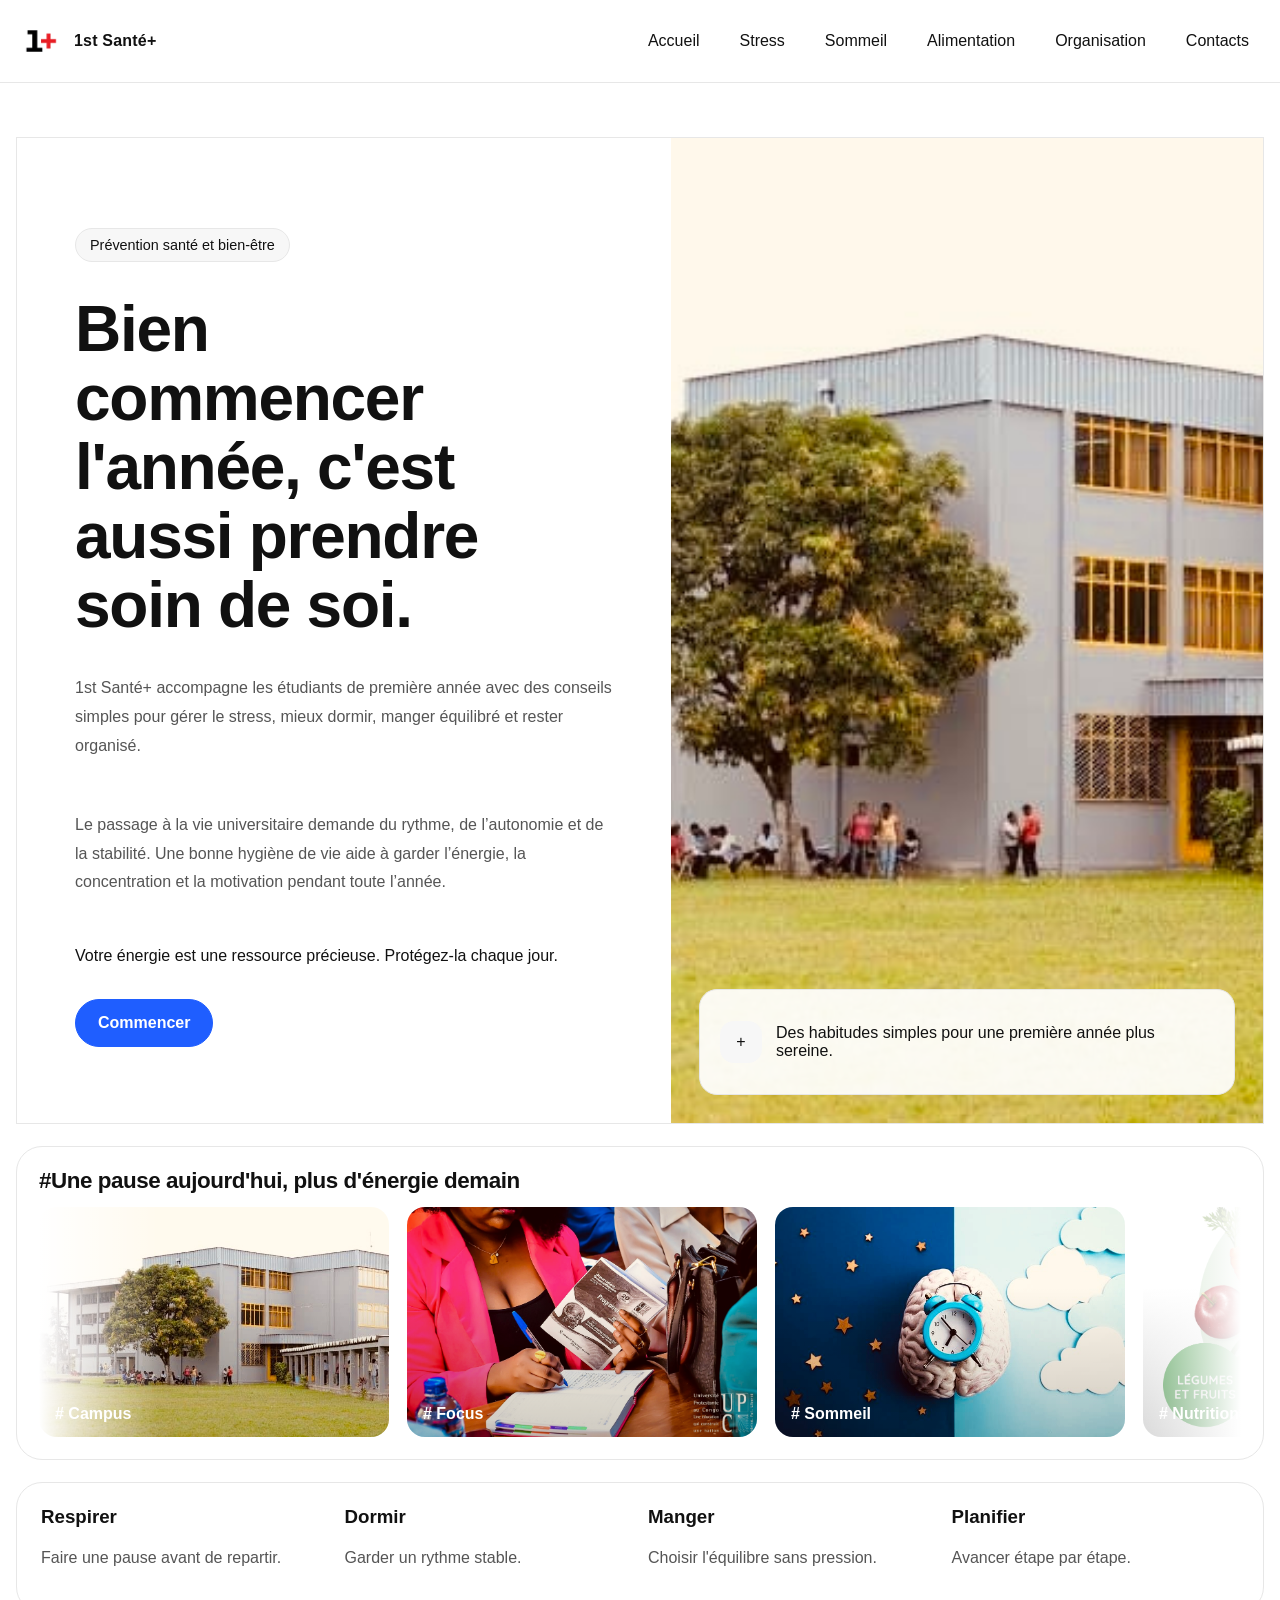
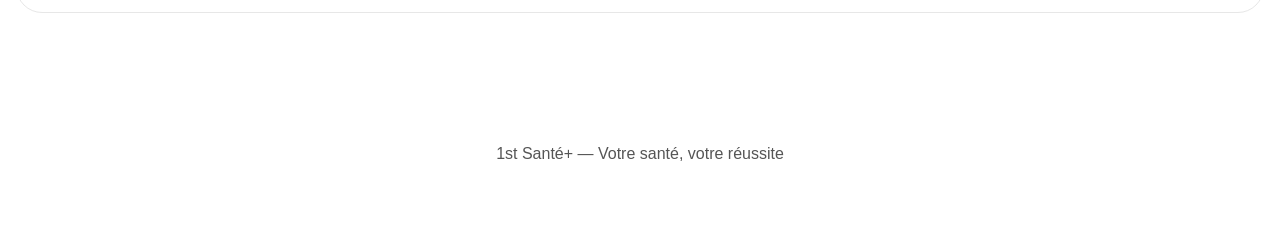
<file: index.html>
<!DOCTYPE html>
<html lang="fr">
<head>
  <meta charset="UTF-8">
  <meta name="viewport" content="width=device-width, initial-scale=1.0">
  <title>1st Santé+ | Prévention santé étudiante</title>
  <link rel="stylesheet" href="style.css">
</head>
<body>
  <div class="site">
    <header class="topbar">
      <nav class="navbar" aria-label="Navigation principale">
        <a class="logo" href="index.html">
          <img src="assets/logo.jpg" alt="Logo du site" class="site-logo">
          <span>1st Santé+</span>
        </a>
        <div class="menu">
          <a href="index.html">Accueil</a>
          <a href="stress.html">Stress</a>
          <a href="sommeil.html">Sommeil</a>
          <a href="alimentation.html">Alimentation</a>
          <a href="organisation.html">Organisation</a>
          <a href="contacts.html">Contacts</a>
        </div>
      </nav>
    </header>

    <main>
      <section class="hero" id="accueil">
        <div class="hero-content">
          <p class="tag">Prévention santé et bien-être</p>
          <h1 class="hero-title">Bien commencer l'année, c'est aussi prendre soin de soi.</h1>
          <p class="hero-text">
            1st Santé+ accompagne les étudiants de première année avec des conseils simples pour gérer le stress,
            mieux dormir, manger équilibré et rester organisé.
          </p>
          <p class="hero-text">
            Le passage à la vie universitaire demande du rythme, de l’autonomie et de la stabilité. Une bonne hygiène de vie aide à garder l’énergie, la concentration et la motivation pendant toute l’année.
          </p>
          <p class="motto">Votre énergie est une ressource précieuse. Protégez-la chaque jour.</p>
          <a class="btn" href="stress.html">Commencer</a>
        </div>

        <div class="hero-image">
          <img src="assets/hero-1.jpg" alt="Groupe d'étudiants souriants sur un campus">
          <div class="hero-card">
            <span class="icon">+</span>
            <p>Des habitudes simples pour une première année plus sereine.</p>
          </div>
        </div>
      </section>

      <section class="photo-strip" aria-label="Défilement de photos">
        <h2>#Une pause aujourd'hui, plus d'énergie demain</h2>
        <div class="gallery-viewport">
          <div class="gallery-track">
            <article class="photo-card"><img src="assets/hero-1.jpg" alt="Étudiants sur un campus"><span># Campus</span></article>
            <article class="photo-card"><img src="assets/stress-1.jpg" alt="Étudiant concentré"><span># Focus</span></article>
            <article class="photo-card"><img src="assets/sommeil-1.jpg" alt="Routine de sommeil"><span># Sommeil</span></article>
            <article class="photo-card"><img src="assets/food-1.jpg" alt="Repas équilibré"><span># Nutrition</span></article>
            <article class="photo-card"><img src="assets/planning-1.jpg" alt="Organisation des tâches"><span># Planning</span></article>
            <article class="photo-card"><img src="assets/contact-1.jpg" alt="Aide et contact"><span># Aide</span></article>
            <article class="photo-card"><img src="assets/hero-2.jpg" alt="Étudiants en discussion"><span># Vie</span></article>
            <article class="photo-card"><img src="assets/hero-3.jpg" alt="Études et concentration"><span># Study</span></article>
          </div>
        </div>
      </section>

      <section class="quick-panel">
        <article><h3>Respirer</h3><p>Faire une pause avant de repartir.</p></article>
        <article><h3>Dormir</h3><p>Garder un rythme stable.</p></article>
        <article><h3>Manger</h3><p>Choisir l'équilibre sans pression.</p></article>
        <article><h3>Planifier</h3><p>Avancer étape par étape.</p></article>
      </section>
 
    </main>

    <footer class="footer">
      <p>1st Santé+ — Votre santé, votre réussite</p>
    </footer>
  </div>
</body>
</html>
</file>
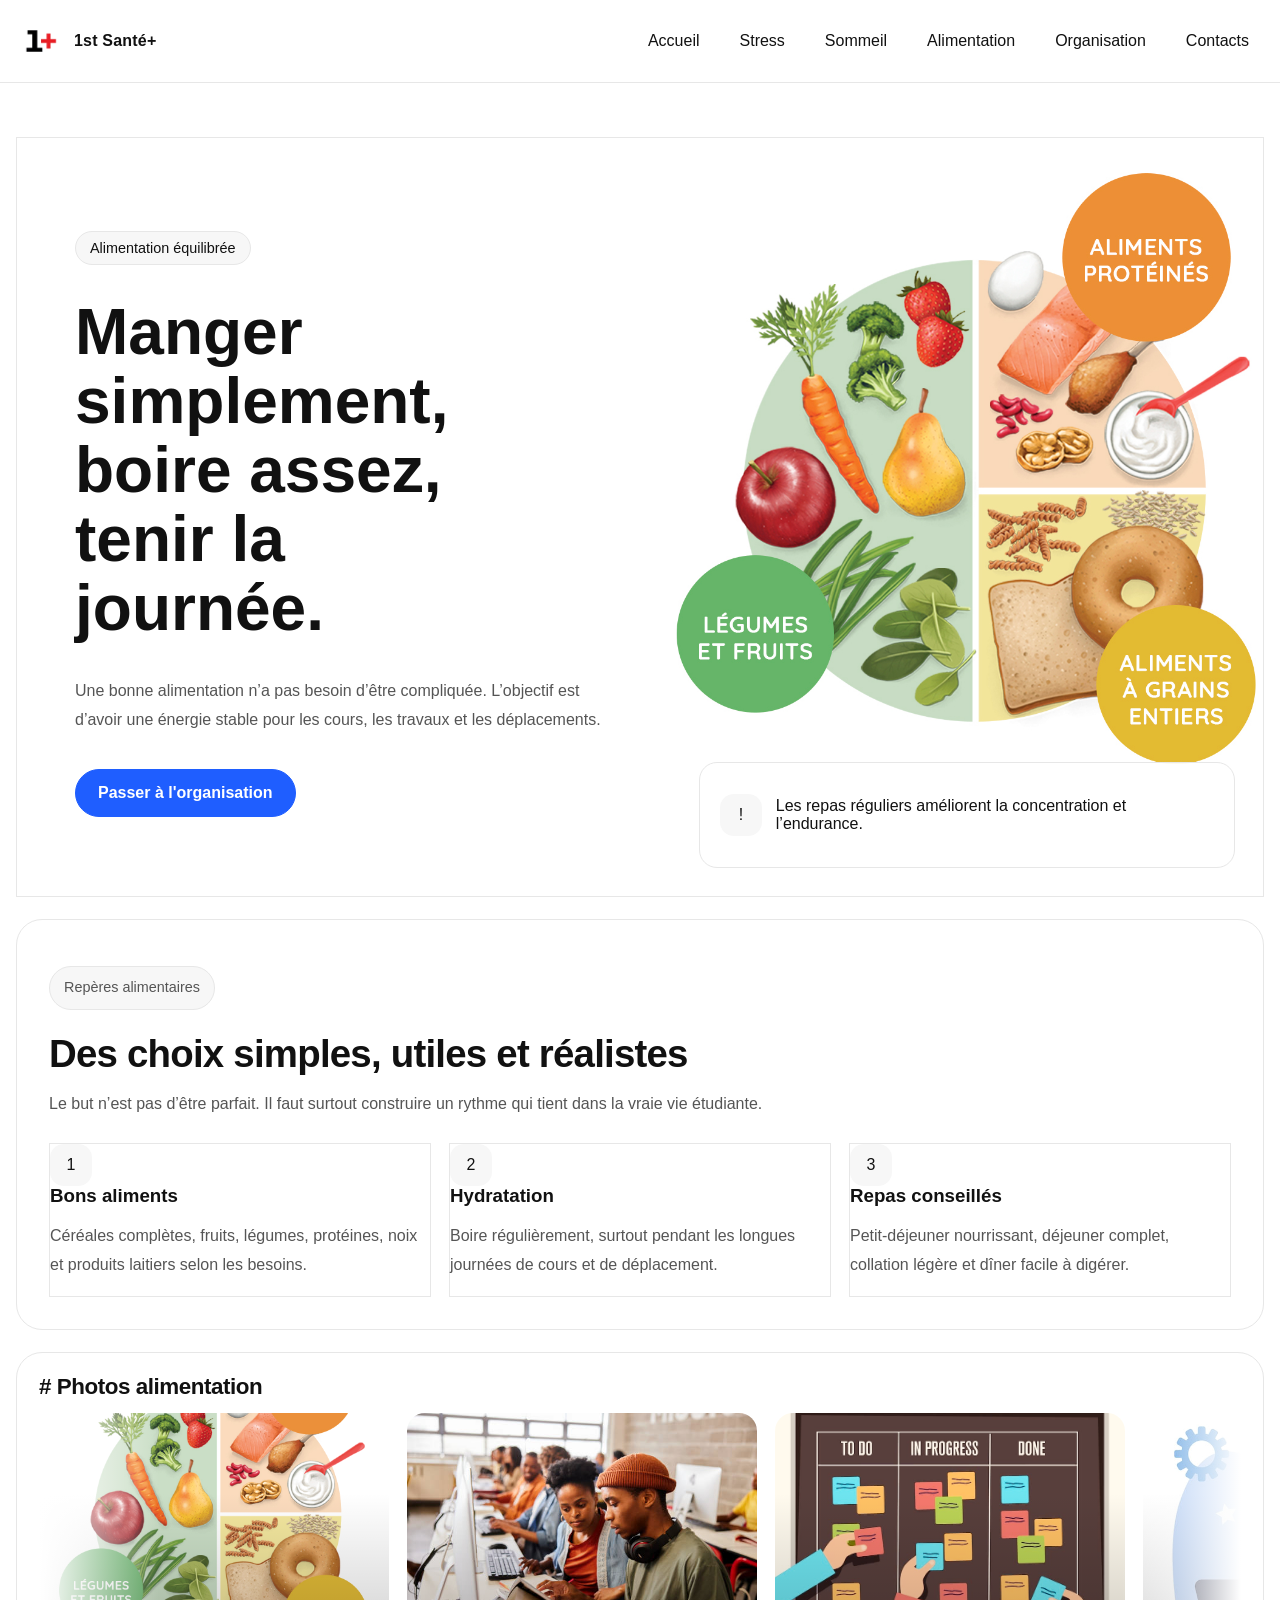
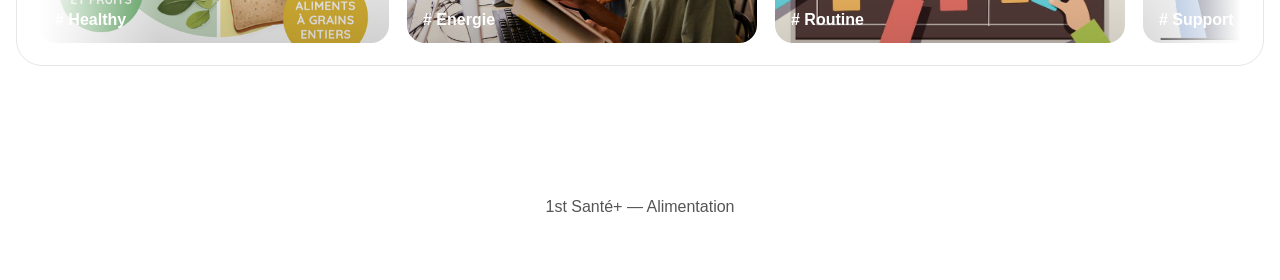
<file: alimentation.html>
<!DOCTYPE html>
<html lang="fr">
<head>
  <meta charset="UTF-8">
  <meta name="viewport" content="width=device-width, initial-scale=1.0">
  <title>Alimentation | 1st Santé+</title>
  <link rel="stylesheet" href="style.css">
</head>
<body>

  <div class="site">
    <header class="topbar">
      <nav class="navbar" aria-label="Navigation principale">
        <a class="logo" href="index.html">
  <img src="assets/logo.jpg" alt="Logo du site" class="site-logo">
  <span>1st Santé+</span>
</a>

        <div class="menu">
          <a href="index.html">Accueil</a>
          <a href="stress.html">Stress</a>
          <a href="sommeil.html">Sommeil</a>
          <a href="alimentation.html">Alimentation</a>
          <a href="organisation.html">Organisation</a>
          <a href="contacts.html">Contacts</a>
        </div>

      </nav>
    </header>

    <main>
      <section class="hero">
        <div class="hero-content">
          <p class="tag">Alimentation équilibrée</p>
          <h1>Manger simplement, boire assez, tenir la journée.</h1>
          <p class="hero-text">
            Une bonne alimentation n’a pas besoin d’être compliquée. L’objectif est d’avoir une énergie stable
            pour les cours, les travaux et les déplacements.
          </p>
          <a class="btn" href="organisation.html">Passer à l'organisation</a>
        </div>

        <div class="hero-image">
          <img src="assets/food-1.jpg" alt="Repas équilibré et sain">
          <div class="hero-card">
            <span class="icon">!</span>
            <p>Les repas réguliers améliorent la concentration et l’endurance.</p>
          </div>
        </div>
      </section>

      <section class="section">
        <div class="section-title">
          <p class="tag">Repères alimentaires</p>
          <h2>Des choix simples, utiles et réalistes</h2>
          <p>Le but n’est pas d’être parfait. Il faut surtout construire un rythme qui tient dans la vraie vie étudiante.</p>
        </div>

        <div class="cards three">
          <article class="card">
            <span class="icon">1</span>
            <h3>Bons aliments</h3>
            <p>Céréales complètes, fruits, légumes, protéines, noix et produits laitiers selon les besoins.</p>
          </article>

          <article class="card">
            <span class="icon">2</span>
            <h3>Hydratation</h3>
            <p>Boire régulièrement, surtout pendant les longues journées de cours et de déplacement.</p>
          </article>

          <article class="card">
            <span class="icon">3</span>
            <h3>Repas conseillés</h3>
            <p>Petit-déjeuner nourrissant, déjeuner complet, collation légère et dîner facile à digérer.</p>
          </article>
        </div>
      </section>

      <section class="photo-strip">
        <h2># Photos alimentation</h2>
        <div class="gallery-viewport">
          <div class="gallery-track">
            <article class="photo-card"><img src="assets/food-1.jpg" alt="Alimentation saine"><span># Healthy</span></article>
            <article class="photo-card"><img src="assets/hero-2.jpg" alt="Vie étudiante"><span># Energie</span></article>
            <article class="photo-card"><img src="assets/planning-1.jpg" alt="Organisation des repas"><span># Routine</span></article>
            <article class="photo-card"><img src="assets/contact-1.jpg" alt="Aide nutritionnelle"><span># Support</span></article>
          </div>
        </div>
      </section>
    </main>

    <footer class="footer">
      <p>1st Santé+ — Alimentation</p>
    </footer>
  </div>
</body>
</html>
</file>
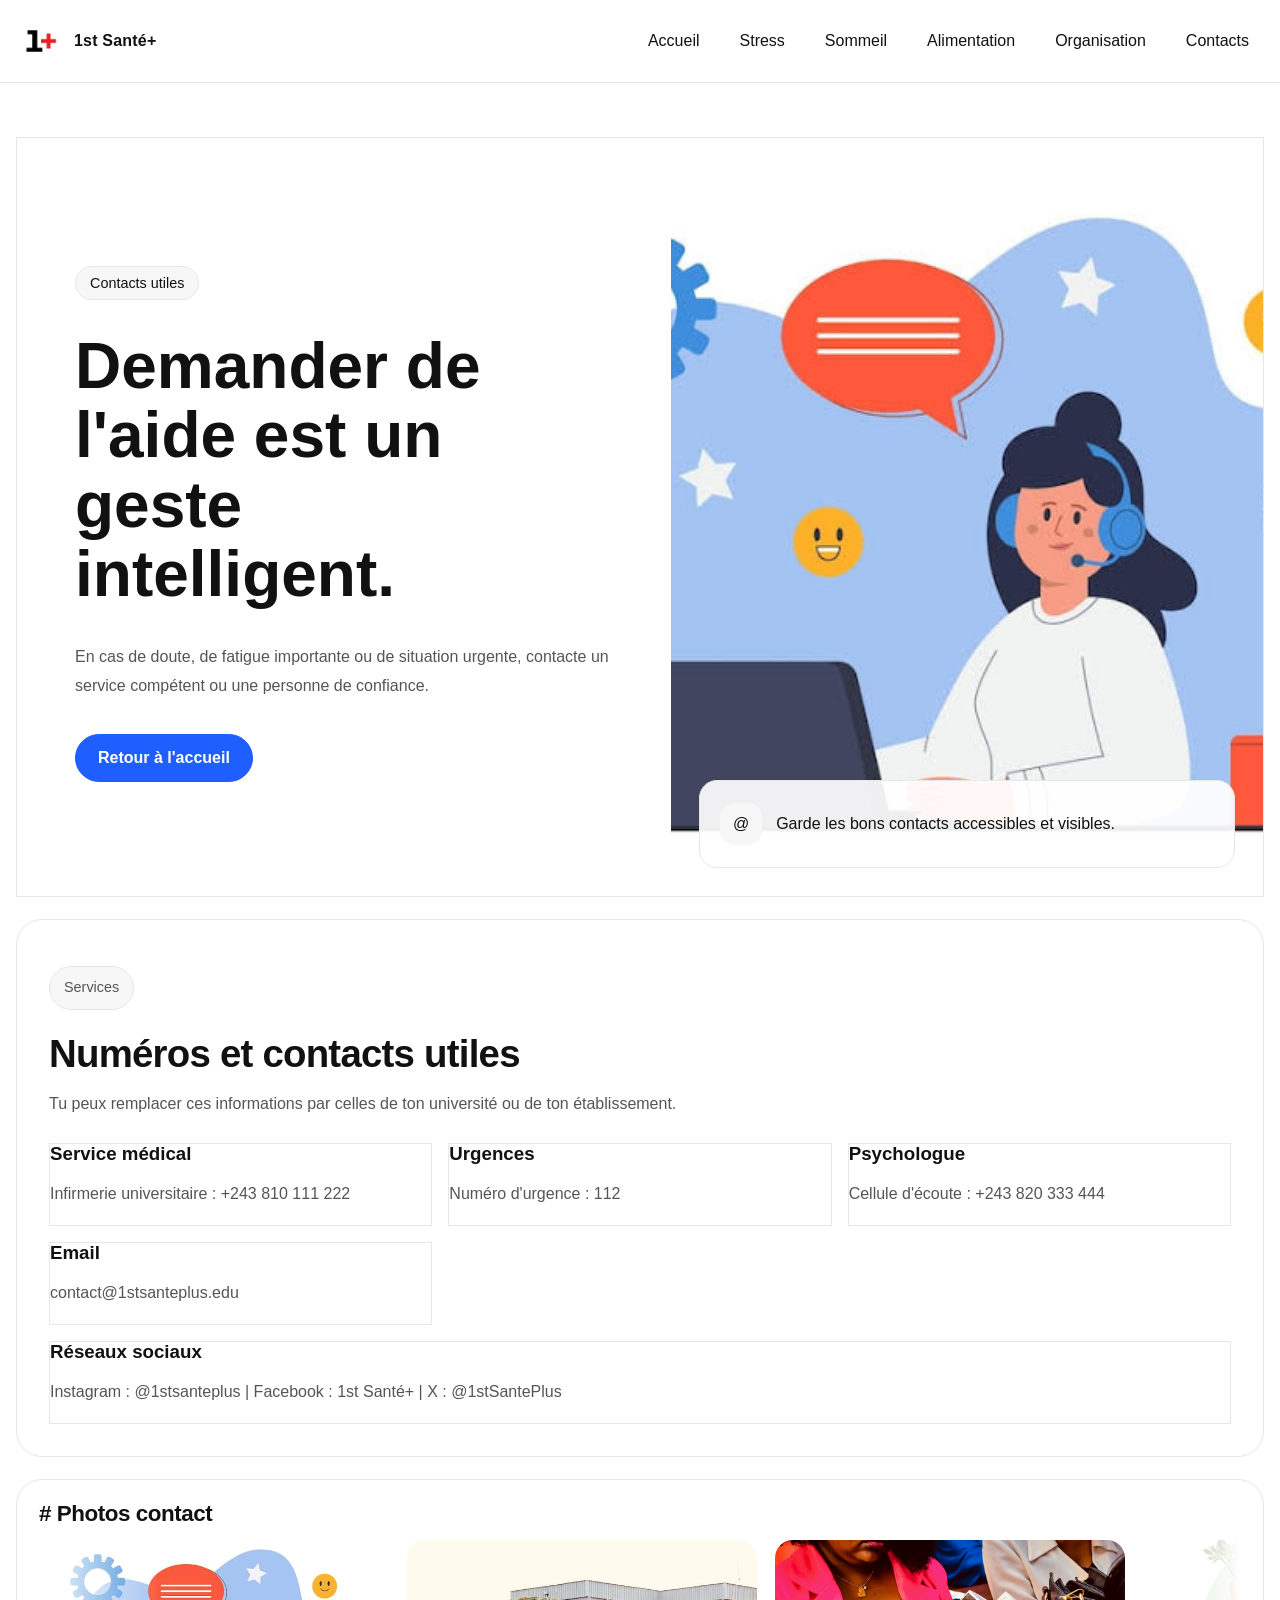
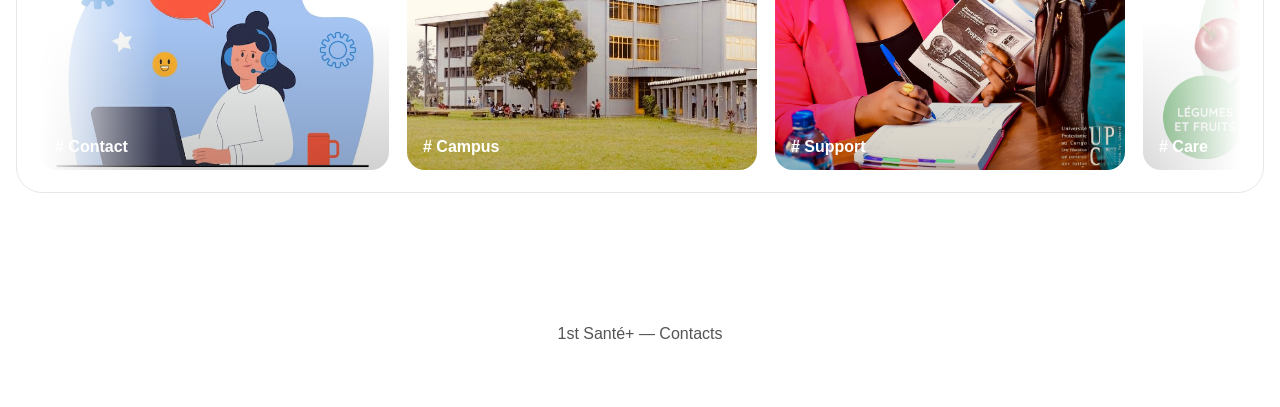
<file: contacts.html>
<!DOCTYPE html>
<html lang="fr">
<head>
  <meta charset="UTF-8">
  <meta name="viewport" content="width=device-width, initial-scale=1.0">
  <title>Contacts | 1st Santé+</title>
  <link rel="stylesheet" href="style.css">
</head>
<body>
 
  <div class="site">
    <header class="topbar">
      <nav class="navbar" aria-label="Navigation principale">
        <a class="logo" href="index.html">
  <img src="assets/logo.jpg" alt="Logo du site" class="site-logo">
  <span>1st Santé+</span>
</a>

        <div class="menu">
          <a href="index.html">Accueil</a>
          <a href="stress.html">Stress</a>
          <a href="sommeil.html">Sommeil</a>
          <a href="alimentation.html">Alimentation</a>
          <a href="organisation.html">Organisation</a>
          <a href="contacts.html">Contacts</a>
        </div>

      </nav>
    </header>

    <main>
      <section class="hero">
        <div class="hero-content">
          <p class="tag">Contacts utiles</p>
          <h1>Demander de l'aide est un geste intelligent.</h1>
          <p class="hero-text">
            En cas de doute, de fatigue importante ou de situation urgente, contacte un service compétent
            ou une personne de confiance.
          </p>
          <a class="btn" href="index.html">Retour à l'accueil</a>
        </div>

        <div class="hero-image">
          <img src="assets/contact-1.jpg" alt="Personne recevant du soutien">
          <div class="hero-card">
            <span class="icon">@</span>
            <p>Garde les bons contacts accessibles et visibles.</p>
          </div>
        </div>
      </section>

      <section class="section">
        <div class="section-title">
          <p class="tag">Services</p>
          <h2>Numéros et contacts utiles</h2>
          <p>Tu peux remplacer ces informations par celles de ton université ou de ton établissement.</p>
        </div>

        <div class="contact-grid">
          <article class="contact-card">
            <span></span>
            <h3>Service médical</h3>
            <p>Infirmerie universitaire : +243 810 111 222</p>
          </article>

          <article class="contact-card urgent">
            <span></span>
            <h3>Urgences</h3>
            <p>Numéro d'urgence : 112</p>
          </article>

          <article class="contact-card">
            <span></span>
            <h3>Psychologue</h3>
            <p>Cellule d'écoute : +243 820 333 444</p>
          </article>

          <article class="contact-card">
            <span></span>
            <h3>Email</h3>
            <p>contact@1stsanteplus.edu</p>
          </article>

          <article class="contact-card wide">
            <span></span>
            <h3>Réseaux sociaux</h3>
            <p>Instagram : @1stsanteplus | Facebook : 1st Santé+ | X : @1stSantePlus</p>
          </article>
        </div>
      </section>

      <section class="photo-strip">
        <h2># Photos contact</h2>
        <div class="gallery-viewport">
          <div class="gallery-track">
            <article class="photo-card"><img src="assets/contact-1.jpg" alt="Contact et assistance"><span># Contact</span></article>
            <article class="photo-card"><img src="assets/hero-1.jpg" alt="Vie universitaire"><span># Campus</span></article>
            <article class="photo-card"><img src="assets/stress-1.jpg" alt="Soutien calme"><span># Support</span></article>
            <article class="photo-card"><img src="assets/food-1.jpg" alt="Bien-être général"><span># Care</span></article>
          </div>
        </div>
      </section>
    </main>

    <footer class="footer">
      <p>1st Santé+ — Contacts</p>
    </footer>
  </div>
</body>
</html>
</file>
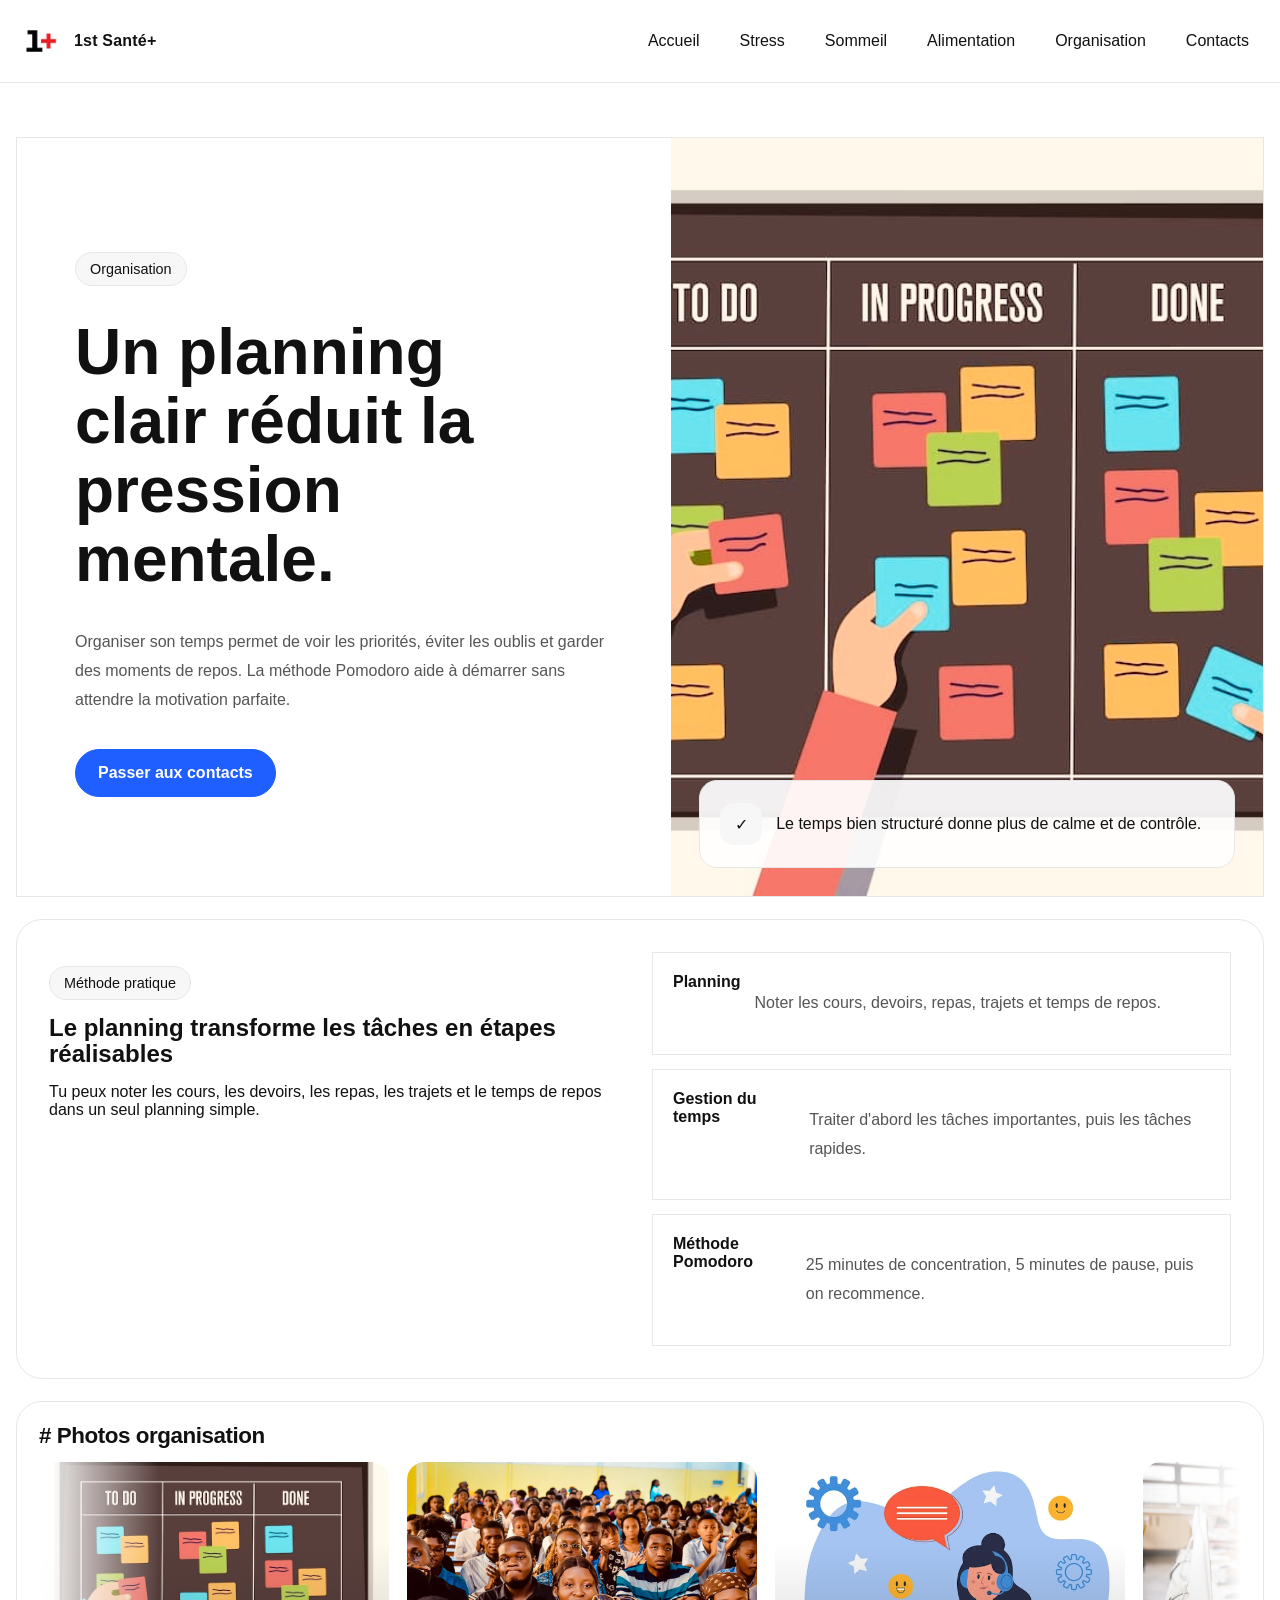
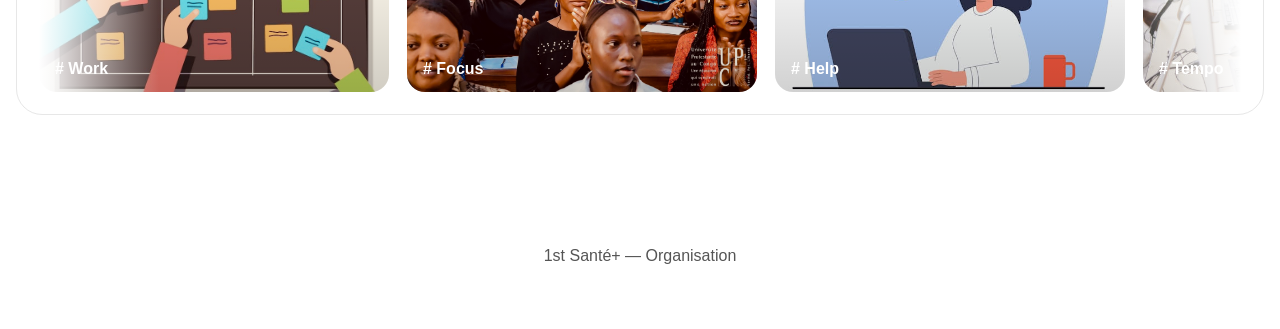
<file: organisation.html>
<!DOCTYPE html>
<html lang="fr">
<head>
  <meta charset="UTF-8">
  <meta name="viewport" content="width=device-width, initial-scale=1.0">
  <title>Organisation | 1st Santé+</title>
  <link rel="stylesheet" href="style.css">
</head>
<body>

  <div class="site">
    <header class="topbar">
      <nav class="navbar" aria-label="Navigation principale">
         <a class="logo" href="index.html">
  <img src="assets/logo.jpg" alt="Logo du site" class="site-logo">
  <span>1st Santé+</span>
</a>

        <div class="menu">
          <a href="index.html">Accueil</a>
          <a href="stress.html">Stress</a>
          <a href="sommeil.html">Sommeil</a>
          <a href="alimentation.html">Alimentation</a>
          <a href="organisation.html">Organisation</a>
          <a href="contacts.html">Contacts</a>
        </div>

      </nav>
    </header>

    <main>
      <section class="hero">
        <div class="hero-content">
          <p class="tag">Organisation</p>
          <h1>Un planning clair réduit la pression mentale.</h1>
          <p class="hero-text">
            Organiser son temps permet de voir les priorités, éviter les oublis et garder des moments de repos.
            La méthode Pomodoro aide à démarrer sans attendre la motivation parfaite.
          </p>
          <a class="btn" href="contacts.html">Passer aux contacts</a>
        </div>

        <div class="hero-image">
          <img src="assets/planning-1.jpg" alt="Bureau de travail organisé">
          <div class="hero-card">
            <span class="icon">✓</span>
            <p>Le temps bien structuré donne plus de calme et de contrôle.</p>
          </div>
        </div>
      </section>

      <section class="section split-section">
        <div>
          <p class="tag">Méthode pratique</p>
          <h2>Le planning transforme les tâches en étapes réalisables</h2>
          <p>Tu peux noter les cours, les devoirs, les repas, les trajets et le temps de repos dans un seul planning simple.</p>
        </div>

        <div class="timeline">
          <article><strong>Planning</strong><p>Noter les cours, devoirs, repas, trajets et temps de repos.</p></article>
          <article><strong>Gestion du temps</strong><p>Traiter d'abord les tâches importantes, puis les tâches rapides.</p></article>
          <article><strong>Méthode Pomodoro</strong><p>25 minutes de concentration, 5 minutes de pause, puis on recommence.</p></article>
        </div>
      </section>

      <section class="photo-strip">
        <h2># Photos organisation</h2>
        <div class="gallery-viewport">
          <div class="gallery-track">
            <article class="photo-card"><img src="assets/planning-1.jpg" alt="Organisation du travail"><span># Work</span></article>
            <article class="photo-card"><img src="assets/hero-3.jpg" alt="Étude au calme"><span># Focus</span></article>
            <article class="photo-card"><img src="assets/contact-1.jpg" alt="Aide et suivi"><span># Help</span></article>
            <article class="photo-card"><img src="assets/hero-2.jpg" alt="Concentration"><span># Tempo</span></article>
          </div>
        </div>
      </section>
    </main>

    <footer class="footer">
      <p>1st Santé+ — Organisation</p>
    </footer>
  </div>
</body>
</html>
</file>
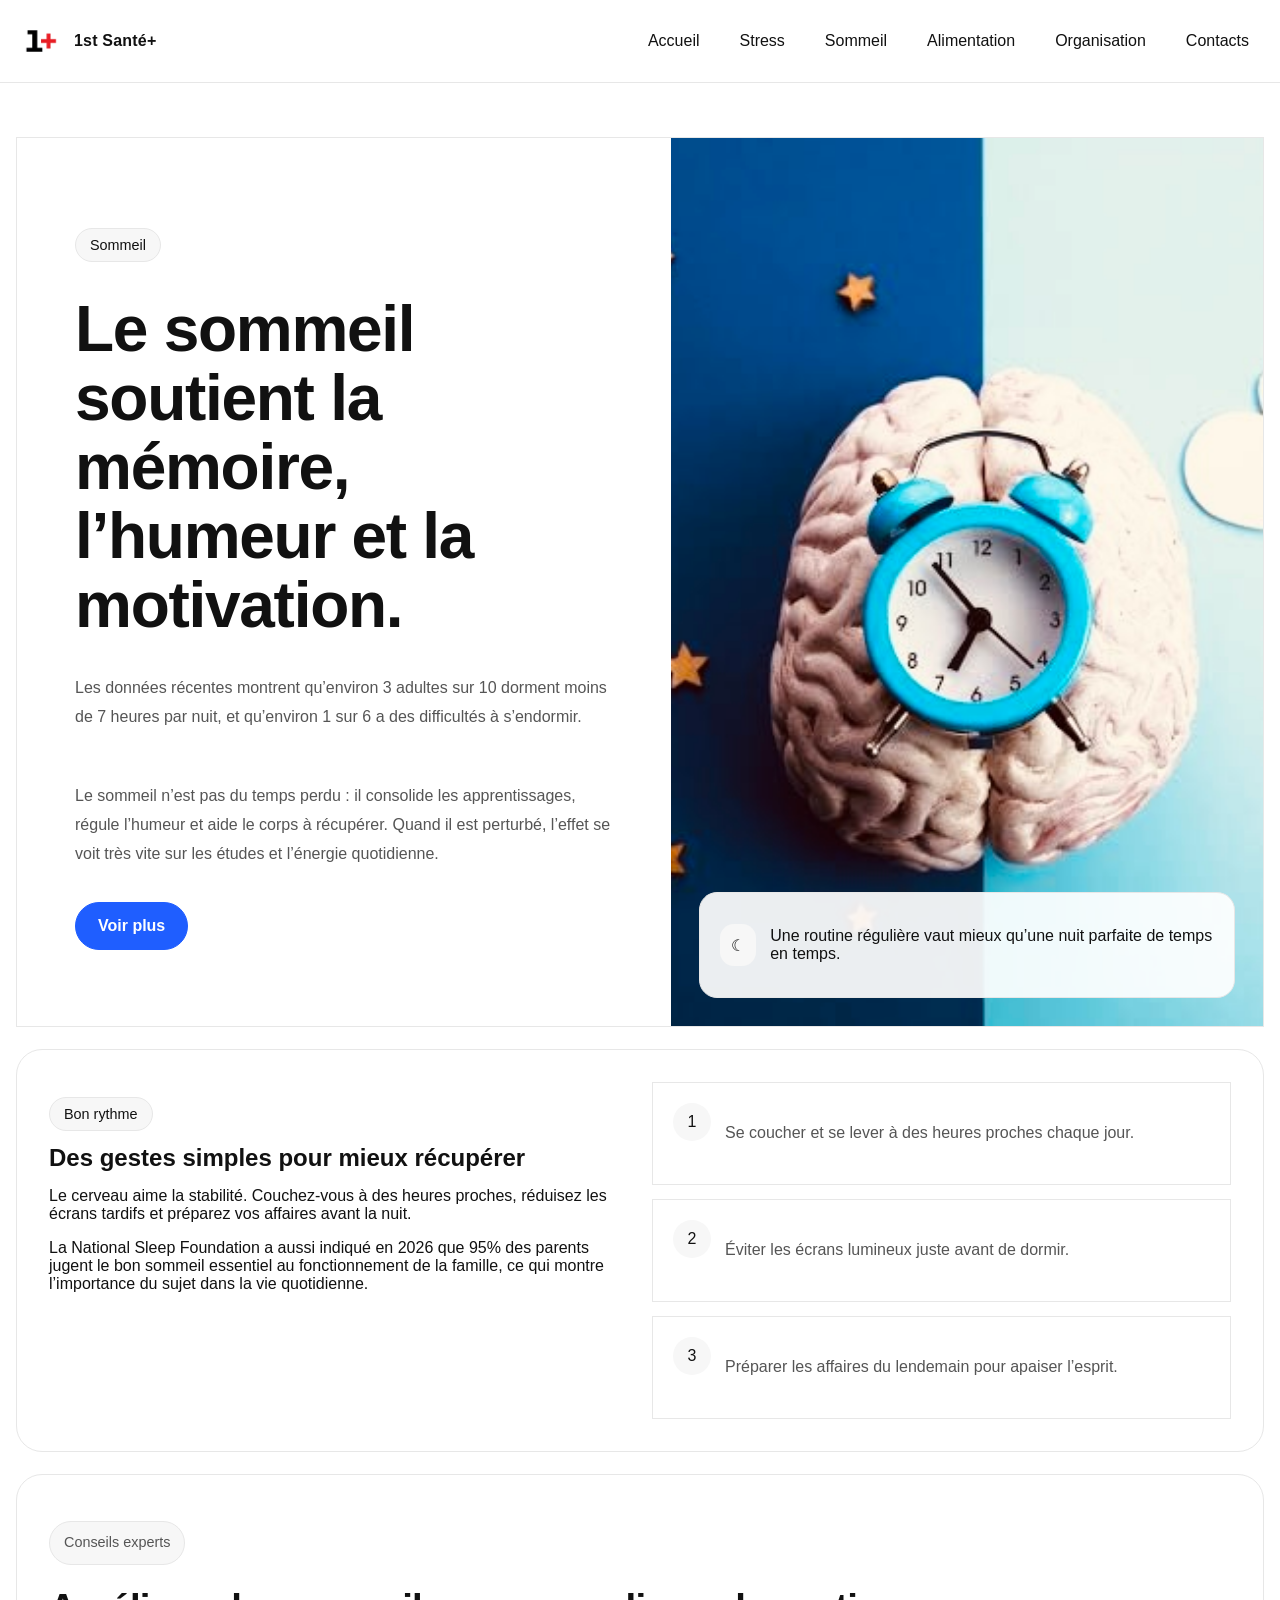
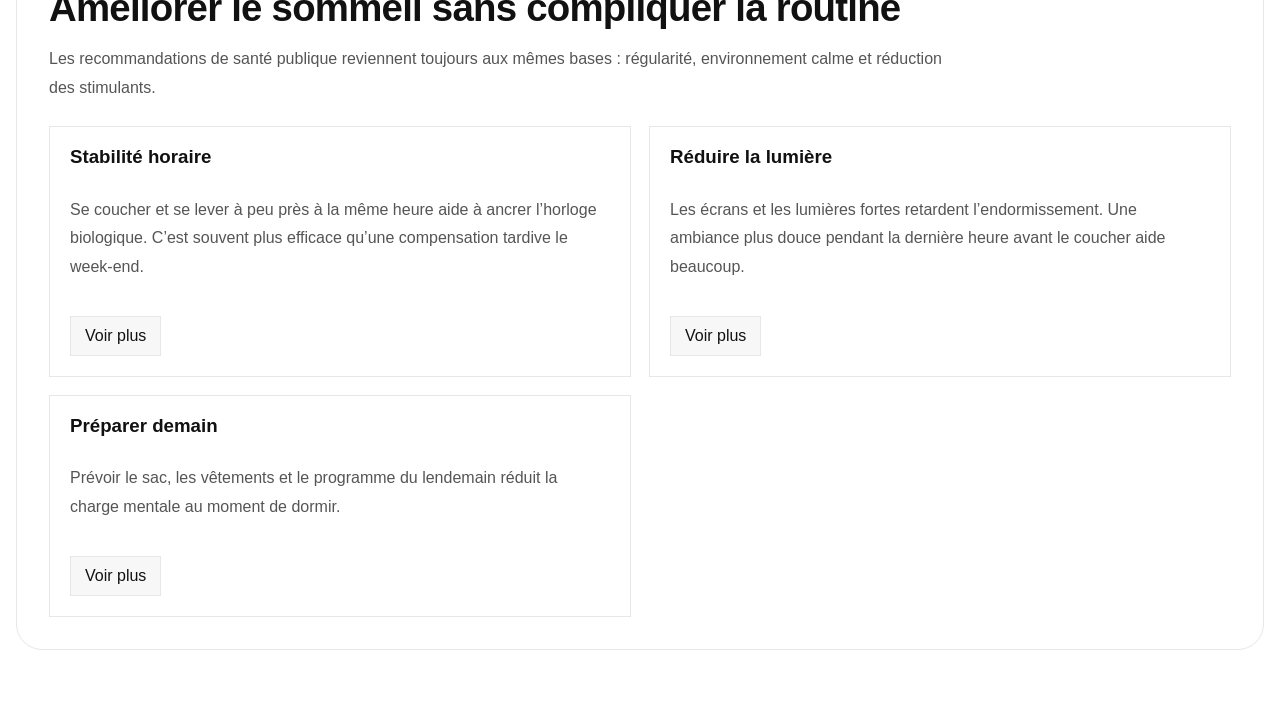
<file: sommeil.html>
<!DOCTYPE html>
<html lang="fr">
<head>
  <meta charset="UTF-8">
  <meta name="viewport" content="width=device-width, initial-scale=1.0">
  <title>Sommeil | 1st Santé+</title>
  <link rel="stylesheet" href="style.css">
</head>
<body>
  <div class="site">
    <header class="topbar">
      <nav class="navbar" aria-label="Navigation principale">
        <a class="logo" href="index.html">
          <img src="assets/logo.jpg" alt="Logo du site" class="site-logo">
          <span>1st Santé+</span>
        </a>
        <div class="menu">
          <a href="index.html">Accueil</a>
          <a href="stress.html">Stress</a>
          <a href="sommeil.html">Sommeil</a>
          <a href="alimentation.html">Alimentation</a>
          <a href="organisation.html">Organisation</a>
          <a href="contacts.html">Contacts</a>
        </div>
      </nav>
    </header>

    <main>
      <section class="hero">
        <div class="hero-content">
          <p class="tag">Sommeil</p>
          <h1 class="hero-title">Le sommeil soutient la mémoire, l’humeur et la motivation.</h1>
          <p class="hero-text">
            Les données récentes montrent qu’environ 3 adultes sur 10 dorment moins de 7 heures par nuit, et qu’environ 1 sur 6 a des difficultés à s’endormir.
          </p>
          <p class="hero-text">
            Le sommeil n’est pas du temps perdu : il consolide les apprentissages, régule l’humeur et aide le corps à récupérer. Quand il est perturbé, l’effet se voit très vite sur les études et l’énergie quotidienne.
          </p>
          <a class="btn" href="https://www.cdc.gov/sleep/about_sleep/sleep_hygiene.html" target="_blank" rel="noopener">Voir plus</a>
        </div>
        <div class="hero-image">
          <img src="assets/sommeil-1.jpg" alt="Routine de sommeil et repos">
          <div class="hero-card">
            <span class="icon">☾</span>
            <p>Une routine régulière vaut mieux qu’une nuit parfaite de temps en temps.</p>
          </div>
        </div>
      </section>

      <section class="section split-section">
        <div>
          <p class="tag">Bon rythme</p>
          <h2>Des gestes simples pour mieux récupérer</h2>
          <p>Le cerveau aime la stabilité. Couchez-vous à des heures proches, réduisez les écrans tardifs et préparez vos affaires avant la nuit.</p>
          <p>La National Sleep Foundation a aussi indiqué en 2026 que 95% des parents jugent le bon sommeil essentiel au fonctionnement de la famille, ce qui montre l’importance du sujet dans la vie quotidienne.</p>
        </div>
        <div class="habit-list">
          <article><span>1</span><p>Se coucher et se lever à des heures proches chaque jour.</p></article>
          <article><span>2</span><p>Éviter les écrans lumineux juste avant de dormir.</p></article>
          <article><span>3</span><p>Préparer les affaires du lendemain pour apaiser l’esprit.</p></article>
        </div>
      </section>

      <section class="section">
        <div class="section-title">
          <p class="tag">Conseils experts</p>
          <h2>Améliorer le sommeil sans compliquer la routine</h2>
          <p>Les recommandations de santé publique reviennent toujours aux mêmes bases : régularité, environnement calme et réduction des stimulants.</p>
        </div>

        <div class="article-list">
          <article class="article-card">
            <h3>Stabilité horaire</h3>
            <p>Se coucher et se lever à peu près à la même heure aide à ancrer l’horloge biologique. C’est souvent plus efficace qu’une compensation tardive le week-end.</p>
            <a class="read-more" href="https://www.cdc.gov/sleep/about_sleep/sleep_hygiene.html" target="_blank" rel="noopener">Voir plus</a>
          </article>
          <article class="article-card">
            <h3>Réduire la lumière</h3>
            <p>Les écrans et les lumières fortes retardent l’endormissement. Une ambiance plus douce pendant la dernière heure avant le coucher aide beaucoup.</p>
            <a class="read-more" href="https://www.nhlbi.nih.gov/health/sleep-deprivation" target="_blank" rel="noopener">Voir plus</a>
          </article>
          <article class="article-card">
            <h3>Préparer demain</h3>
            <p>Prévoir le sac, les vêtements et le programme du lendemain réduit la charge mentale au moment de dormir.</p>
            <a class="read-more" href="https://www.sleepfoundation.org/sleep-hygiene" target="_blank" rel="noopener">Voir plus</a>
          </article>
          <article c
</file>
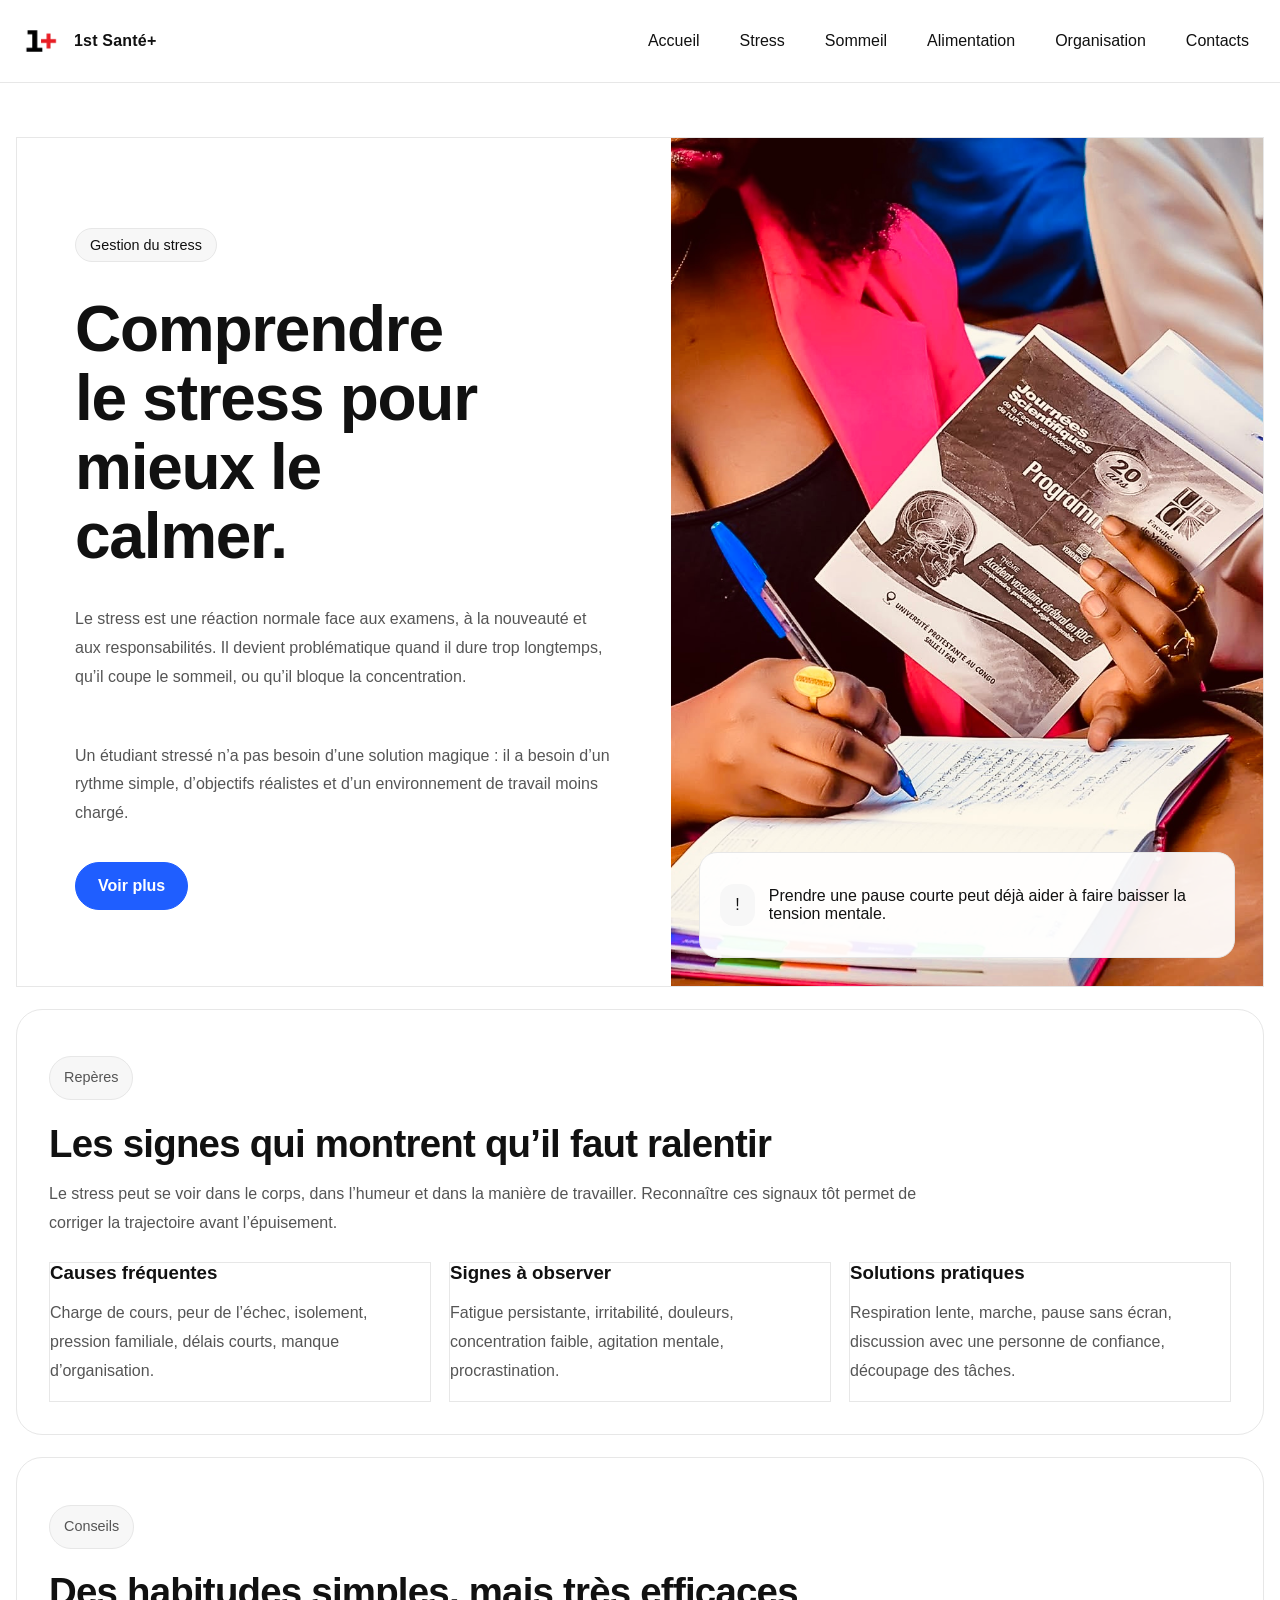
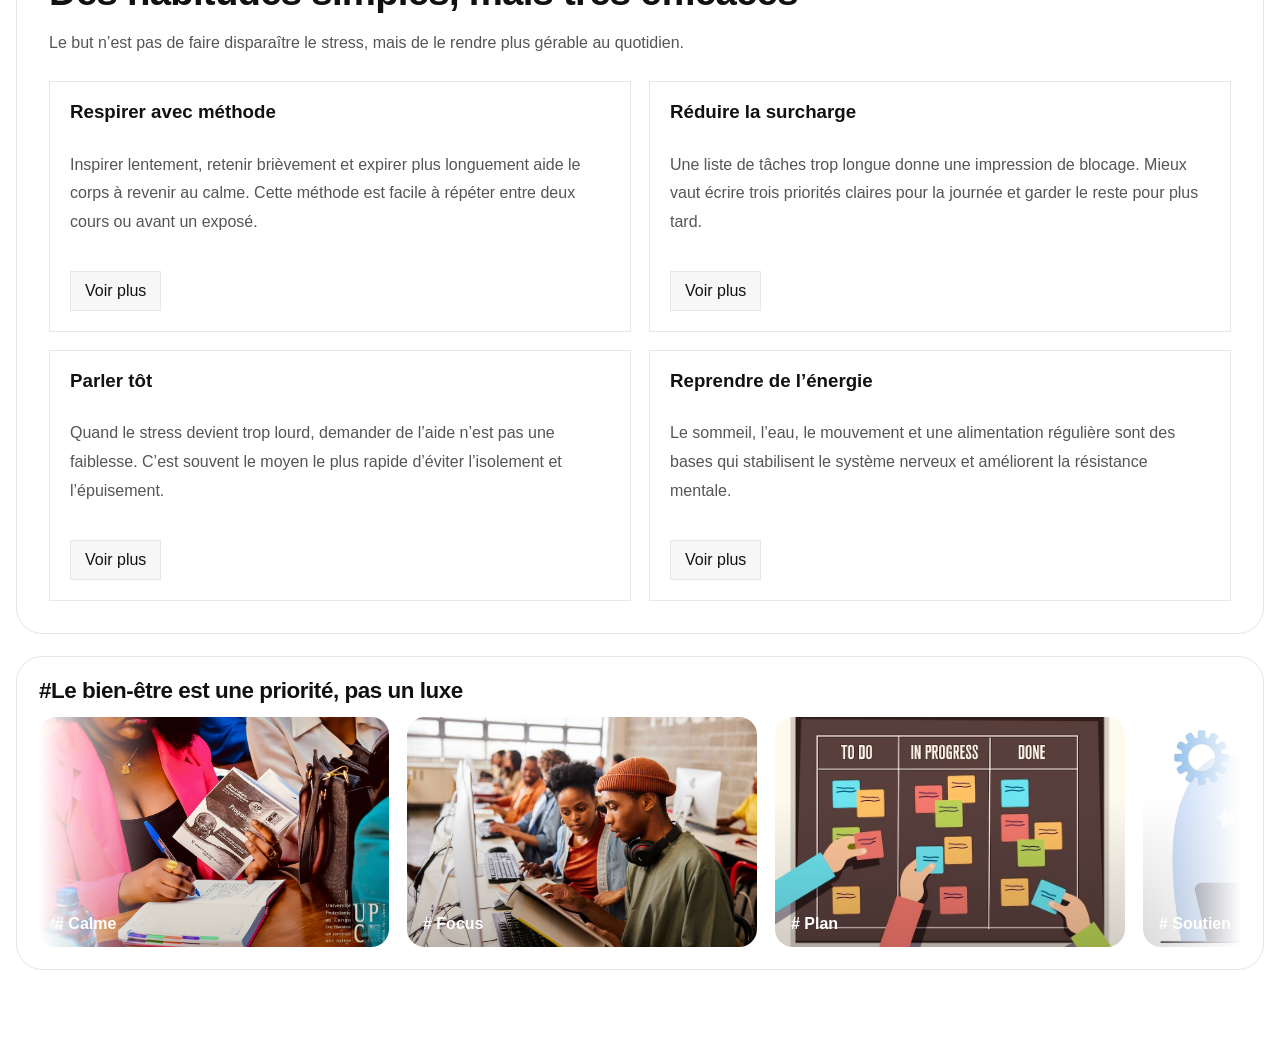
<file: stress.html>
<!DOCTYPE html>
<html lang="fr">
<head>
  <meta charset="UTF-8">
  <meta name="viewport" content="width=device-width, initial-scale=1.0">
  <title>Stress | 1st Santé+</title>
  <link rel="stylesheet" href="style.css">
</head>
<body>
  <div class="site">
    <header class="topbar">
      <nav class="navbar" aria-label="Navigation principale">
        <a class="logo" href="index.html">
          <img src="assets/logo.jpg" alt="Logo du site" class="site-logo">
          <span>1st Santé+</span>
        </a>
        <div class="menu">
          <a href="index.html">Accueil</a>
          <a href="stress.html">Stress</a>
          <a href="sommeil.html">Sommeil</a>
          <a href="alimentation.html">Alimentation</a>
          <a href="organisation.html">Organisation</a>
          <a href="contacts.html">Contacts</a>
        </div>
      </nav>
    </header>

    <main>
      <section class="hero">
        <div class="hero-content">
          <p class="tag">Gestion du stress</p>
          <h1 class="hero-title">Comprendre le stress pour mieux le calmer.</h1>
          <p class="hero-text">
            Le stress est une réaction normale face aux examens, à la nouveauté et aux responsabilités.
            Il devient problématique quand il dure trop longtemps, qu’il coupe le sommeil, ou qu’il bloque la concentration.
          </p>
          <p class="hero-text">
            Un étudiant stressé n’a pas besoin d’une solution magique : il a besoin d’un rythme simple, d’objectifs réalistes et d’un environnement de travail moins chargé.
          </p>
          <a class="btn" href="https://www.who.int/health-topics/mental-health" target="_blank" rel="noopener">Voir plus</a>
        </div>
        <div class="hero-image">
          <img src="assets/stress-1.jpg" alt="Étudiant en réflexion et concentration">
          <div class="hero-card">
            <span class="icon">!</span>
            <p>Prendre une pause courte peut déjà aider à faire baisser la tension mentale.</p>
          </div>
        </div>
      </section>

      <section class="section">
        <div class="section-title">
          <p class="tag">Repères</p>
          <h2>Les signes qui montrent qu’il faut ralentir</h2>
          <p>Le stress peut se voir dans le corps, dans l’humeur et dans la manière de travailler. Reconnaître ces signaux tôt permet de corriger la trajectoire avant l’épuisement.</p>
        </div>

        <div class="cards three">
          <article class="card">
            <h3>Causes fréquentes</h3>
            <p>Charge de cours, peur de l’échec, isolement, pression familiale, délais courts, manque d’organisation.</p>
          </article>
          <article class="card">
            <h3>Signes à observer</h3>
            <p>Fatigue persistante, irritabilité, douleurs, concentration faible, agitation mentale, procrastination.</p>
          </article>
          <article class="card">
            <h3>Solutions pratiques</h3>
            <p>Respiration lente, marche, pause sans écran, discussion avec une personne de confiance, découpage des tâches.</p>
          </article>
        </div>
      </section>

      <section class="section">
        <div class="section-title">
          <p class="tag">Conseils</p>
          <h2>Des habitudes simples, mais très efficaces</h2>
          <p>Le but n’est pas de faire disparaître le stress, mais de le rendre plus gérable au quotidien.</p>
        </div>

        <div class="article-list">
          <article class="article-card">
            <h3>Respirer avec méthode</h3>
            <p>Inspirer lentement, retenir brièvement et expirer plus longuement aide le corps à revenir au calme. Cette méthode est facile à répéter entre deux cours ou avant un exposé.</p>
            <a class="read-more" href="https://www.who.int/news-room/questions-and-answers/item/stress" target="_blank" rel="noopener">Voir plus</a>
          </article>
          <article class="article-card">
            <h3>Réduire la surcharge</h3>
            <p>Une liste de tâches trop longue donne une impression de blocage. Mieux vaut écrire trois priorités claires pour la journée et garder le reste pour plus tard.</p>
            <a class="read-more" href="https://www.nimh.nih.gov/health/topics/caring-for-your-mental-health" target="_blank" rel="noopener">Voir plus</a>
          </article>
          <article class="article-card">
            <h3>Parler tôt</h3>
            <p>Quand le stress devient trop lourd, demander de l’aide n’est pas une faiblesse. C’est souvent le moyen le plus rapide d’éviter l’isolement et l’épuisement.</p>
            <a class="read-more" href="https://www.cdc.gov/mental-health/learn/index.html" target="_blank" rel="noopener">Voir plus</a>
          </article>
          <article class="article-card">
            <h3>Reprendre de l’énergie</h3>
            <p>Le sommeil, l’eau, le mouvement et une alimentation régulière sont des bases qui stabilisent le système nerveux et améliorent la résistance mentale.</p>
            <a class="read-more" href="https://www.who.int/news-room/fact-sheets/detail/mental-health-strengthening-our-response" target="_blank" rel="noopener">Voir plus</a>
          </article>
        </div>
      </section>

      <section class="photo-strip">
        <h2>#Le bien-être est une priorité, pas un luxe</h2>
        <div class="gallery-viewport">
          <div class="gallery-track">
            <article class="photo-card"><img src="assets/stress-1.jpg" alt="Étudiant calme"><span># Calme</span></article>
            <article class="photo-card"><img src="assets/hero-2.jpg" alt="Travail sur ordinateur"><span># Focus</span></article>
            <article class="photo-card"><img src="assets/planning-1.jpg" alt="Organisation du temps"><span># Plan</span></article>
            <article class="photo-card"><img src="assets/contact-1.jpg" alt="Soutien et contact"><span># Soutien</span></article>
          </div>
        </div>
      </section>
    </main>
  </div>
</body>
</html>
</file>
<file: style.css>
:root{
  --bg:#ffffff;
  --surface:#ffffff;
  --surface-2:#f7f7f7;
  --text:#111111;
  --muted:#555555;
  --line:#e7e7e7;
  --brand:#1f5eff;
  --brand-2:#083ef1;
  --accent:#f4f4f4;
  --shadow:none;
  --container:min(1380px, calc(100vw - 32px));
}
 
 *{box-sizing:border-box}
html{scroll-behavior:smooth}
body{
  margin:0;
  font-family:-apple-system,BlinkMacSystemFont,"Segoe UI",Roboto,Helvetica,Arial,sans-serif;
  background:var(--bg);
  color:var(--text);
  overflow-x:hidden;
}

a{color:inherit;text-decoration:none}
img{max-width:100%;display:block}

.site{width:100%}

 
.topbar{
  position:sticky;
  top:0;
  z-index:1000;
  background:rgba(255,255,255,.92);
  backdrop-filter:blur(10px);
  border-bottom:1px solid var(--line);
}

.navbar{
  width:var(--container);
  margin:0 auto;
  min-height:82px;
  display:flex;
  align-items:center;
  justify-content:space-between;
  gap:18px;
}
.site-logo{
  width:50px;
  height:50px;
  object-fit:cover;
  display:block;
}

.logo{
  display:flex;
  align-items:center;
  gap:8px;
  font-weight:800;
  letter-spacing:.2px;
}

.logo span{
  color:var(--text);
  font-size:1rem;
}

.logo-mark{
  width:46px;
  height:46px;
  display:grid;
  place-items:center;
  border-radius:14px;
  background:linear-gradient(135deg,var(--brand),var(--brand-2));
  color:#fff;
}

.menu{
  display:flex;
  flex-wrap:wrap;
  justify-content:center;
  gap:10px;
}

.menu a{
  padding:10px 14px;
  border:1px solid transparent;
  color:var(--text);
  transition:.25s ease;
}

.menu a:hover{
  border-color:var(--line);
  background:var(--surface-2);
}

main{
  width:var(--container);
  margin:0 auto;
  padding:26px 0 72px;
}

.hero,
.section,
.quick-panel,
.photo-strip,
.card,
.contact-card,
.habit-list article,
.timeline article,
.article-card{
  border:1px solid var(--line);
  background:var(--surface);
  box-shadow:none;
}

.hero{
  margin-top:28px;
  overflow:hidden;
  display:grid;
  grid-template-columns:1.05fr .95fr;
  min-height:760px;
}

.hero-content{
  padding:76px 58px;
  display:flex;
  flex-direction:column;
  justify-content:center;
  gap:18px;
}

.tag{
  display:inline-flex;
  width:max-content;
  padding:8px 14px;
  border-radius:999px;
  background:var(--surface-2);
  border:1px solid var(--line);
  color:var(--text);
  font-size:.9rem;
}

h1,h2,h3{margin:0;line-height:1.08}

.hero-title,
.section-title h2,
.page-title,
.photo-strip h2{
  font-family:"Aptos Display","Segoe UI Semibold","Helvetica Neue",Arial,sans-serif;
  letter-spacing:-.02em;
}

h1{
  font-size:clamp(2.8rem,5vw,5.7rem);
  max-width:12ch;
}

.hero-text,
.section-title p,
.card p,
.contact-card p,
.quick-panel p,
.habit-list p,
.timeline p,
.article-card p{
  color:var(--muted);
  line-height:1.8;
}

.btn{
  display:inline-flex;
  align-items:center;
  justify-content:center;
  width:max-content;
  padding:14px 22px;
  border-radius:999px;
  background:var(--brand);
  color:#fff;
  font-weight:700;
  border:1px solid var(--brand);
  transition:.25s ease;
}

.btn:hover{
  opacity:.92;
}

.secondary-btn{
  background:transparent;
  border:1px solid var(--line);
  color:var(--text);
  box-shadow:none;
}

.hero-image{
  position:relative;
  overflow:hidden;
}

.hero-image img{
  width:100%;
  height:100%;
  object-fit:cover;
}

.hero-card{
  position:absolute;
  left:28px;
  right:28px;
  bottom:28px;
  padding:18px 20px;
  border-radius:18px;
  background:rgba(255,255,255,.92);
  border:1px solid var(--line);
  display:flex;
  gap:14px;
  align-items:center;
}

.icon{
  width:42px;
  height:42px;
  border-radius:14px;
  display:grid;
  place-items:center;
  background:var(--surface-2);
}

.quick-panel{
  margin-top:22px;
  border-radius:26px;
  padding:24px;
  display:grid;
  grid-template-columns:repeat(4,1fr);
  gap:16px;
}

.section{
  margin-top:22px;
  border-radius:26px;
  padding:32px;
}

.section-title{
  max-width:920px;
  margin-bottom:24px;
}

.section-title h2{
  font-size:clamp(1.9rem, 3vw, 3.1rem);
  margin:8px 0 10px;
}

.cards{
  display:grid;
  gap:18px;
}

.cards.three{grid-template-columns:repeat(3,1fr)}

.split-section{
  display:grid;
  grid-template-columns:1fr 1fr;
  gap:24px;
  align-items:start;
}

.habit-list,.timeline{
  display:grid;
  gap:14px;
}

.habit-list article,.timeline article{
  display:flex;
  gap:14px;
  align-items:flex-start;
  padding:20px;
}

.habit-list span{
  width:38px;
  height:38px;
  border-radius:50%;
  display:grid;
  place-items:center;
  background:var(--surface-2);
  flex:none;
}

.contact-grid{
  display:grid;
  grid-template-columns:repeat(3,1fr);
  gap:16px;
}

.contact-card.wide{grid-column:1/-1}

.photo-strip{
  margin-top:22px;
  padding:22px;
  border-radius:26px;
  overflow:hidden;
}

.photo-strip h2{
  margin-bottom:14px;
  font-size:1.4rem;
}

.gallery-viewport{
  overflow:hidden;
  position:relative;
}

.gallery-viewport::before,
.gallery-viewport::after{
  content:"";
  position:absolute;
  top:0;
  bottom:0;
  width:120px;
  z-index:2;
  pointer-events:none;
}

.gallery-viewport::before{
  left:0;
  background:linear-gradient(90deg, rgba(255,255,255,1), rgba(255,255,255,0));
}

.gallery-viewport::after{
  right:0;
  background:linear-gradient(270deg, rgba(255,255,255,1), rgba(255,255,255,0));
}

.gallery-track{
  display:flex;
  gap:18px;
  width:max-content;
  animation:marquee 30s linear infinite;
}

.gallery-track:hover{
  animation-play-state:paused;
}

.photo-card{
  width:min(350px, 74vw);
  height:230px;
  border-radius:18px;
  overflow:hidden;
  position:relative;
  flex:0 0 auto;
  box-shadow:none;
}

.photo-card img{
  width:100%;
  height:100%;
  object-fit:cover;
  filter:saturate(.95) contrast(1.02);
}

.photo-card::after{
  content:"";
  position:absolute;
  inset:0;
  background:linear-gradient(180deg, rgba(0,0,0,0) 35%, rgba(0,0,0,.18) 100%);
}

.photo-card span{
  position:absolute;
  left:16px;
  bottom:14px;
  z-index:1;
  font-weight:700;
  color:#fff;
}

@keyframes marquee{
  from{transform:translateX(0)}
  to{transform:translateX(calc(-50% - 9px))}
}

.article-list{
  display:grid;
  grid-template-columns:repeat(2,1fr);
  gap:18px;
}

.article-card{
  display:flex;
  flex-direction:column;
  gap:12px;
  padding:20px;
}

.read-more{
  display:inline-flex;
  width:max-content;
  margin-top:6px;
  padding:10px 14px;
  background:var(--surface-2);
  border:1px solid var(--line);
}

.footer{
  width:var(--container);
  margin:26px auto 30px;
  padding:18px 4px;
  color:var(--muted);
  text-align:center;
}

@media (max-width:1100px){
  .hero,.split-section{grid-template-columns:1fr}
  .hero{min-height:auto}
  .hero-content{padding:34px 24px 26px}
  .cards.three,.contact-grid,.quick-panel,.article-list{grid-template-columns:repeat(2,1fr)}
}

@media (max-width:720px){
  .navbar{padding:12px 0;flex-wrap:wrap;justify-content:center}
  .menu{order:3;width:100%;overflow:auto;padding-bottom:4px;justify-content:flex-start}
  main{padding-top:10px}
  .cards.three,.contact-grid,.quick-panel,.article-list{grid-template-columns:1fr}
  .section,.quick-panel,.hero{border-radius:22px}
  .section{padding:22px}
  .gallery-viewport::before,.gallery-viewport::after{width:48px}
}
</file>
